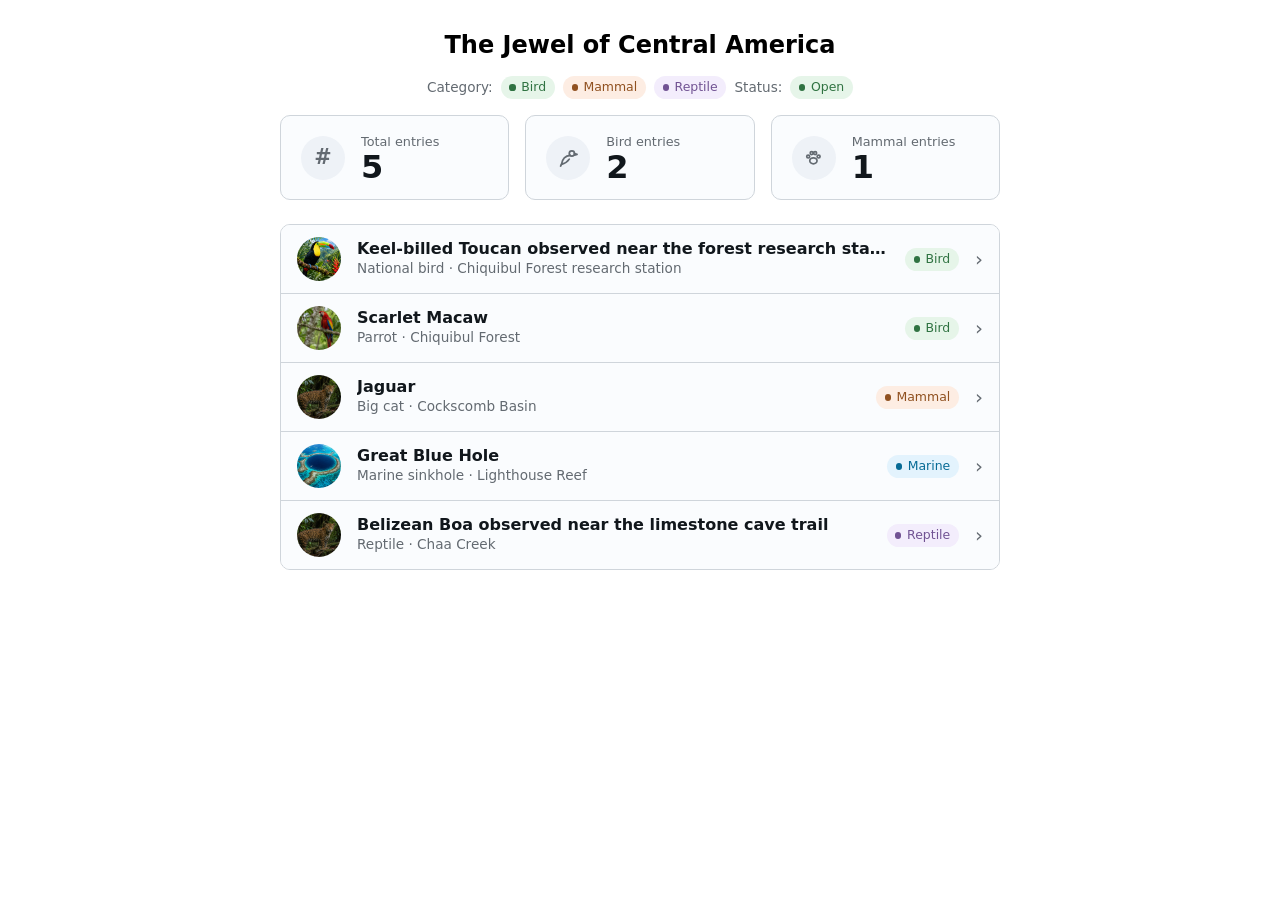
<file: Lab7/css-list-pill-lab/index.html>
<!doctype html>
<html lang="en">

<head>
  <meta charset="utf-8">
  <meta name="viewport" content="width=device-width, initial-scale=1">
  <title>Belize | Photos</title>
  <!-- The reset comes first, reusable tokens second, page rules last. -->
  <link rel="stylesheet" href="reset.css">
  <link rel="stylesheet" href="token.css">
  <link rel="stylesheet" href="main.css">
</head>

<body>
  <main>
    <h1>The Jewel of Central America</h1>
    <p class="pill-tests">
      <span class="pill-label">Category:</span>
      <span class="pill bird">Bird</span>
      <span class="pill mammal">Mammal</span>
      <span class="pill reptile">Reptile</span>
      <span class="pill-label">Status:</span>
      <span class="pill open">Open</span>
    </p>
    <section class="stat-strip" aria-label="Entry summary">
      <article class="stat">
        <span class="stat-icon" aria-hidden="true">#</span>
        <div class="stat-body">
          <p class="stat-label">Total entries</p>
          <p class="stat-number">5</p>
        </div>
      </article>
      <article class="stat">
        <span class="stat-icon" aria-hidden="true">
          <svg viewBox="0 0 24 24" fill="none" stroke="currentColor" stroke-width="2" stroke-linecap="round" stroke-linejoin="round"><circle cx="16" cy="7.5" r="3"/><path d="M19 7.5l3 1-3 1"/><path d="M14.2 9.6C9 10 5 13.5 4 20c4-1 7-3 9-6"/><path d="M4 20l-1 2"/></svg>
        </span>
        <div class="stat-body">
          <p class="stat-label">Bird entries</p>
          <p class="stat-number">2</p>
        </div>
      </article>
      <article class="stat">
        <span class="stat-icon" aria-hidden="true">
          <svg viewBox="0 0 24 24" fill="none" stroke="currentColor" stroke-width="2" stroke-linecap="round" stroke-linejoin="round"><ellipse cx="12" cy="16" rx="4.2" ry="3.4"/><circle cx="6" cy="11" r="1.7"/><circle cx="10" cy="7" r="1.7"/><circle cx="14" cy="7" r="1.7"/><circle cx="18" cy="11" r="1.7"/></svg>
        </span>
        <div class="stat-body">
          <p class="stat-label">Mammal entries</p>
          <p class="stat-number">1</p>
        </div>
      </article>
    </section>
    <div class="data-list">
      <!-- ONE ROW -->
      <a class="row" href="#">
        <!-- Column 1: the leading icon (a small round thumbnail) -->
        <img class="lead" src="images/toucan.png" alt="toucan perched among tropical leaves">
        <!-- Column 2: the title over a line of metadata (what · where) -->
        <div class="row-text">
          <h3>Keel-billed Toucan observed near the forest research station</h3>
          <p>National bird &middot; Chiquibul Forest research station</p>
        </div>
        <!-- Column 3: a category label + a chevron.
             The chevron is decorative (aria-hidden) — the whole row is the link,
             so the "›" is just a hint that the row goes somewhere.
       -->
        <div class="row-trail">
          <span class="pill bird">Bird</span>
          <span class="row-chev" aria-hidden="true">&rsaquo;</span>
        </div>
      </a>
      <!-- ANOTHER ROW — same structure, different content -->
      <a class="row" href="#">
        <img class="lead" src="images/scarlet-macaw.png" alt="A scarlet macaw">
        <div class="row-text">
          <h3>Scarlet Macaw</h3>
          <p>Parrot &middot; Chiquibul Forest</p>
        </div>
        <div class="row-trail">
          <span class="pill bird">Bird</span>
          <span class="row-chev" aria-hidden="true">&rsaquo;</span>
        </div>
      </a>
      <!-- ANOTHER ROW — same structure, different content -->
      <a class="row" href="#">
        <img class="lead" src="images/jaguar.png" alt="A jaguar in the rainforest">
        <div class="row-text">
          <h3>Jaguar</h3>
          <p>Big cat &middot; Cockscomb Basin</p>
        </div>
        <div class="row-trail">
          <span class="pill mammal">Mammal</span>
          <span class="row-chev" aria-hidden="true">&rsaquo;</span>
        </div>
      </a>
      <!-- ANOTHER ROW — same structure, different content -->
      <a class="row" href="#">
        <img class="lead" src="images/blue-hole.png" alt="The Great Blue Hole from above">
        <div class="row-text">
          <h3>Great Blue Hole</h3>
          <p>Marine sinkhole &middot; Lighthouse Reef</p>
        </div>
        <div class="row-trail">
          <span class="pill marine">Marine</span>
          <span class="row-chev" aria-hidden="true">&rsaquo;</span>
        </div>
      </a>
      <!-- A fifth row for a Belize reptile; the image is a placeholder and is clearly labelled as such. -->
      <a class="row" href="#">
        <img class="lead" src="images/jaguar.png" alt="Placeholder image for a Belize reptile; replace with a reptile photograph">
        <div class="row-text">
          <h3>Belizean Boa observed near the limestone cave trail</h3>
          <p>Reptile &middot; Chaa Creek</p>
        </div>
        <div class="row-trail">
          <span class="pill reptile">Reptile</span>
          <span class="row-chev" aria-hidden="true">&rsaquo;</span>
        </div>
      </a>
    </div>
  </main>
</body>

</html>
</file>
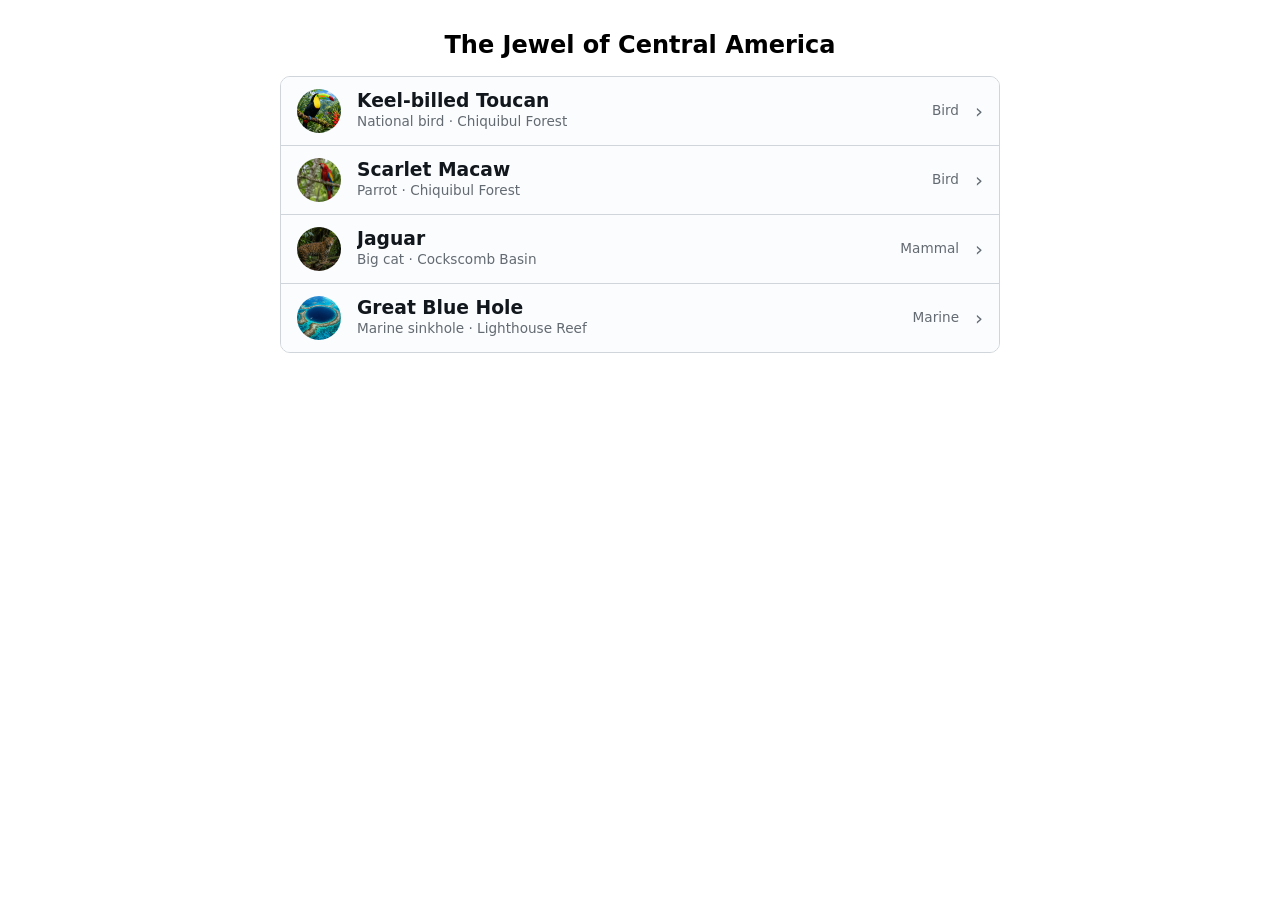
<file: Lab7/list-row-demo/index.html>
<!doctype html>
<html lang="en">

<head>
  <meta charset="utf-8">
  <meta name="viewport" content="width=device-width, initial-scale=1">
  <title>Belize | Photos</title>
  <!-- The reset comes first, reusable tokens second, page rules last. -->
  <link rel="stylesheet" href="reset.css">
  <link rel="stylesheet" href="token.css">
  <link rel="stylesheet" href="main.css">
</head>

<body>
  <main>
    <h1>The Jewel of Central America</h1>
    <div class="data-list">
      <!-- ONE ROW -->
      <a class="row" href="#">
        <!-- Column 1: the leading icon (a small round thumbnail) -->
        <img class="lead" src="images/toucan.png" alt="toucan perched among tropical leaves">
        <!-- Column 2: the title over a line of metadata (what · where) -->
        <div class="row-text">
          <h3>Keel-billed Toucan</h3>
          <p>National bird &middot; Chiquibul Forest</p>
        </div>
        <!-- Column 3: a category label + a chevron.
             The chevron is decorative (aria-hidden) — the whole row is the link,
             so the "›" is just a hint that the row goes somewhere.
       -->
        <div class="row-trail">
          <span class="row-status">Bird</span>
          <span class="row-chev" aria-hidden="true">&rsaquo;</span>
        </div>
      </a>
      <!-- ANOTHER ROW — same structure, different content -->
      <a class="row" href="#">
        <img class="lead" src="images/scarlet-macaw.png" alt="A scarlet macaw">
        <div class="row-text">
          <h3>Scarlet Macaw</h3>
          <p>Parrot &middot; Chiquibul Forest</p>
        </div>
        <div class="row-trail">
          <span class="row-status">Bird</span>
          <span class="row-chev" aria-hidden="true">&rsaquo;</span>
        </div>
      </a>
      <!-- ANOTHER ROW — same structure, different content -->
      <a class="row" href="#">
        <img class="lead" src="images/jaguar.png" alt="A jaguar in the rainforest">
        <div class="row-text">
          <h3>Jaguar</h3>
          <p>Big cat &middot; Cockscomb Basin</p>
        </div>
        <div class="row-trail">
          <span class="row-status">Mammal</span>
          <span class="row-chev" aria-hidden="true">&rsaquo;</span>
        </div>
      </a>
      <!-- ANOTHER ROW — same structure, different content -->
      <a class="row" href="#">
        <img class="lead" src="images/blue-hole.png" alt="The Great Blue Hole from above">
        <div class="row-text">
          <h3>Great Blue Hole</h3>
          <p>Marine sinkhole &middot; Lighthouse Reef</p>
        </div>
        <div class="row-trail">
          <span class="row-status">Marine</span>
          <span class="row-chev" aria-hidden="true">&rsaquo;</span>
        </div>
      </a>
    </div>
  </main>
</body>

</html>
</file>
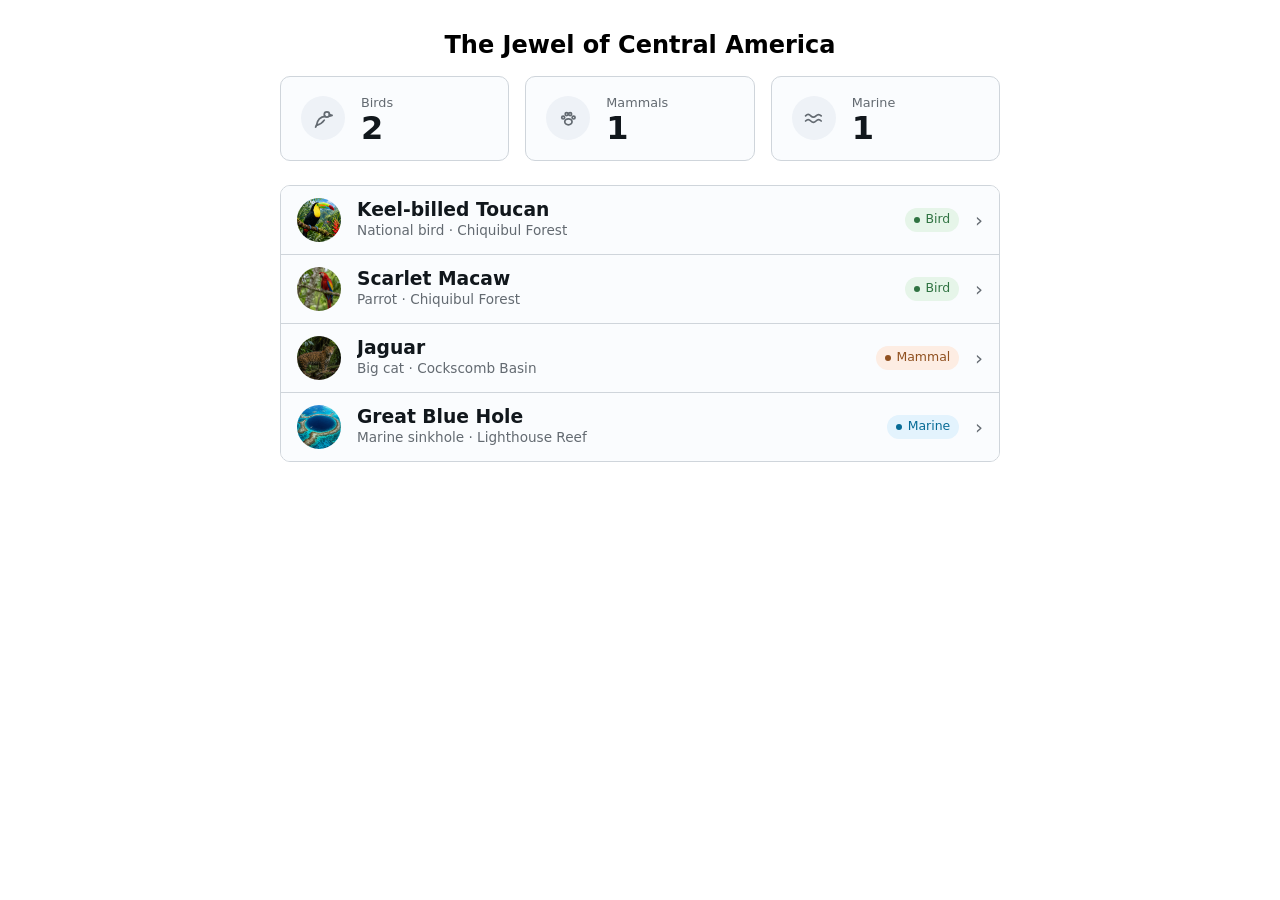
<file: Lab7/stat-card-demo/index.html>
<!doctype html>
<html lang="en">

<head>
  <meta charset="utf-8">
  <meta name="viewport" content="width=device-width, initial-scale=1">
  <title>Belize | Photos</title>
  <!-- The reset comes first, reusable tokens second, page rules last. -->
  <link rel="stylesheet" href="reset.css">
  <link rel="stylesheet" href="token.css">
  <link rel="stylesheet" href="main.css">
</head>

<body>
  <main>
    <h1>The Jewel of Central America</h1>

    <!-- THE STAT STRIP: three summary cards. The numbers are simply the counts of
         the four rows in the list below (2 birds, 1 mammal, 1 marine wonder).
         Later, your Go server will COUNT these from a database instead of you typing them. -->
    <section class="stat-strip" aria-label="Summary">
      <article class="stat">
        <!-- Column 1: the icon (decorative, so aria-hidden — the label says it in words) -->
        <span class="stat-icon" aria-hidden="true">
          <svg viewBox="0 0 24 24" fill="none" stroke="currentColor" stroke-width="2" stroke-linecap="round" stroke-linejoin="round"><circle cx="16" cy="7.5" r="3"/><path d="M19 7.5l3 1-3 1"/><path d="M14.2 9.6C9 10 5 13.5 4 20c4-1 7-3 9-6"/><path d="M4 20l-1 2"/></svg>
        </span>
        <!-- Column 2: a small label over a big number -->
        <div class="stat-body">
          <p class="stat-label">Birds</p>
          <p class="stat-number">2</p>
        </div>
      </article>
      <article class="stat">
        <!-- Column 1: the icon (decorative, so aria-hidden — the label says it in words) -->
        <span class="stat-icon" aria-hidden="true">
          <svg viewBox="0 0 24 24" fill="none" stroke="currentColor" stroke-width="2" stroke-linecap="round" stroke-linejoin="round"><ellipse cx="12" cy="16" rx="4.2" ry="3.4"/><circle cx="6" cy="11" r="1.7"/><circle cx="10" cy="7" r="1.7"/><circle cx="14" cy="7" r="1.7"/><circle cx="18" cy="11" r="1.7"/></svg>
        </span>
        <!-- Column 2: a small label over a big number -->
        <div class="stat-body">
          <p class="stat-label">Mammals</p>
          <p class="stat-number">1</p>
        </div>
      </article>
      <article class="stat">
        <!-- Column 1: the icon (decorative, so aria-hidden — the label says it in words) -->
        <span class="stat-icon" aria-hidden="true">
          <svg viewBox="0 0 24 24" fill="none" stroke="currentColor" stroke-width="2" stroke-linecap="round" stroke-linejoin="round"><path d="M3 9c2-2 4-2 6 0s4 2 6 0 4-2 6 0"/><path d="M3 15c2-2 4-2 6 0s4 2 6 0 4-2 6 0"/></svg>
        </span>
        <!-- Column 2: a small label over a big number -->
        <div class="stat-body">
          <p class="stat-label">Marine</p>
          <p class="stat-number">1</p>
        </div>
      </article>
    </section>

    <div class="data-list">
      <!-- ONE ROW -->
      <a class="row" href="#">
        <!-- Column 1: the leading icon (a small round thumbnail) -->
        <img class="lead" src="images/toucan.png" alt="toucan perched among tropical leaves">
        <!-- Column 2: the title over a line of metadata (what · where) -->
        <div class="row-text">
          <h3>Keel-billed Toucan</h3>
          <p>National bird &middot; Chiquibul Forest</p>
        </div>
        <!-- Column 3: a category label + a chevron.
             The chevron is decorative (aria-hidden) — the whole row is the link,
             so the "›" is just a hint that the row goes somewhere.
       -->
        <div class="row-trail">
          <span class="pill bird">Bird</span>
          <span class="row-chev" aria-hidden="true">&rsaquo;</span>
        </div>
      </a>
      <!-- ANOTHER ROW — same structure, different content -->
      <a class="row" href="#">
        <img class="lead" src="images/scarlet-macaw.png" alt="A scarlet macaw">
        <div class="row-text">
          <h3>Scarlet Macaw</h3>
          <p>Parrot &middot; Chiquibul Forest</p>
        </div>
        <div class="row-trail">
          <span class="pill bird">Bird</span>
          <span class="row-chev" aria-hidden="true">&rsaquo;</span>
        </div>
      </a>
      <!-- ANOTHER ROW — same structure, different content -->
      <a class="row" href="#">
        <img class="lead" src="images/jaguar.png" alt="A jaguar in the rainforest">
        <div class="row-text">
          <h3>Jaguar</h3>
          <p>Big cat &middot; Cockscomb Basin</p>
        </div>
        <div class="row-trail">
          <span class="pill mammal">Mammal</span>
          <span class="row-chev" aria-hidden="true">&rsaquo;</span>
        </div>
      </a>
      <!-- ANOTHER ROW — same structure, different content -->
      <a class="row" href="#">
        <img class="lead" src="images/blue-hole.png" alt="The Great Blue Hole from above">
        <div class="row-text">
          <h3>Great Blue Hole</h3>
          <p>Marine sinkhole &middot; Lighthouse Reef</p>
        </div>
        <div class="row-trail">
          <span class="pill marine">Marine</span>
          <span class="row-chev" aria-hidden="true">&rsaquo;</span>
        </div>
      </a>
    </div>
  </main>
</body>

</html>
</file>
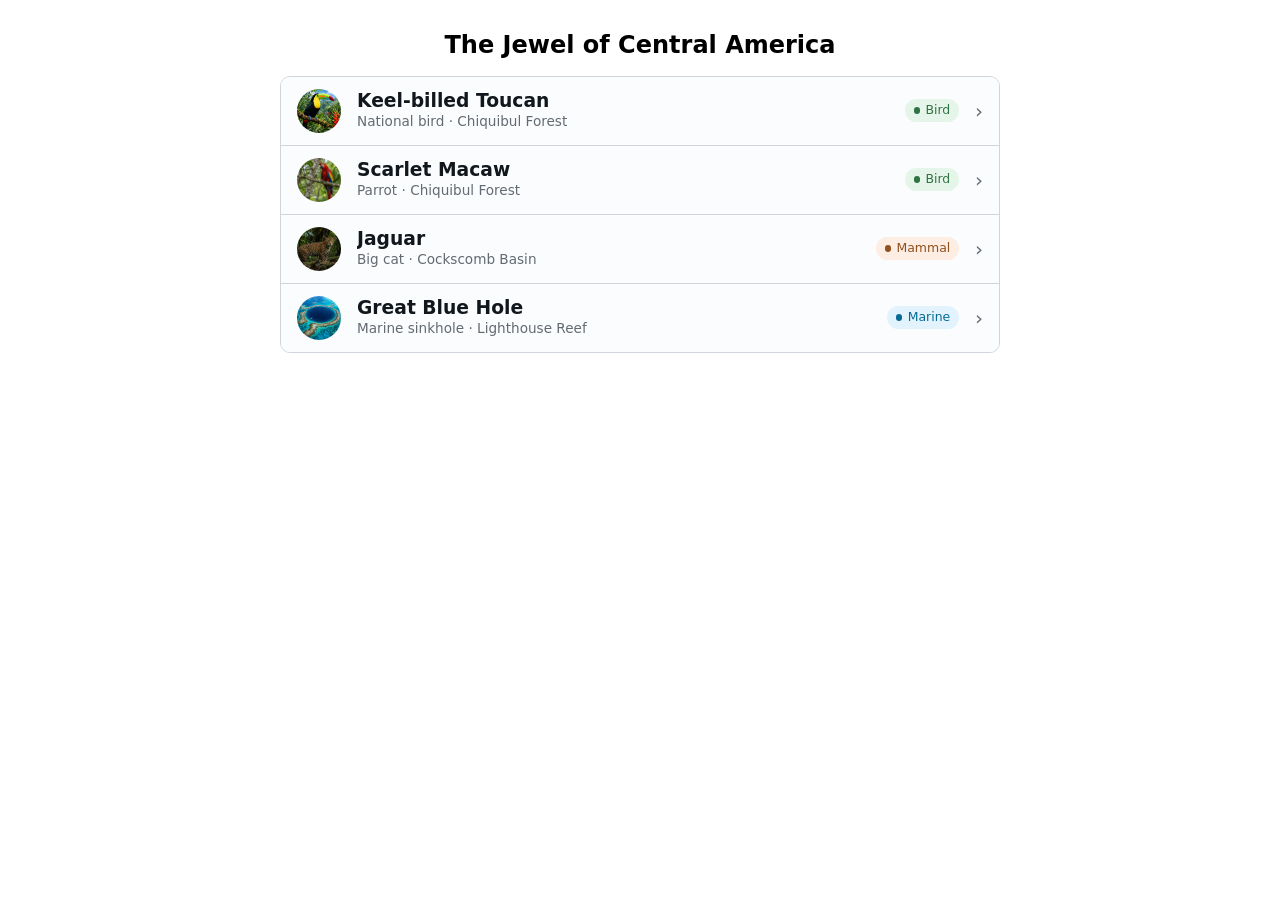
<file: Lab7/status-pill-demo/index.html>
<!doctype html>
<html lang="en">

<head>
  <meta charset="utf-8">
  <meta name="viewport" content="width=device-width, initial-scale=1">
  <title>Belize | Photos</title>
  <!-- The reset comes first, reusable tokens second, page rules last. -->
  <link rel="stylesheet" href="reset.css">
  <link rel="stylesheet" href="token.css">
  <link rel="stylesheet" href="main.css">
</head>

<body>
  <main>
    <h1>The Jewel of Central America</h1>
    <div class="data-list">
      <!-- ONE ROW -->
      <a class="row" href="#">
        <!-- Column 1: the leading icon (a small round thumbnail) -->
        <img class="lead" src="images/toucan.png" alt="toucan perched among tropical leaves">
        <!-- Column 2: the title over a line of metadata (what · where) -->
        <div class="row-text">
          <h3>Keel-billed Toucan</h3>
          <p>National bird &middot; Chiquibul Forest</p>
        </div>
        <!-- Column 3: a category label + a chevron.
             The chevron is decorative (aria-hidden) — the whole row is the link,
             so the "›" is just a hint that the row goes somewhere.
       -->
        <div class="row-trail">
          <span class="pill bird">Bird</span>
          <span class="row-chev" aria-hidden="true">&rsaquo;</span>
        </div>
      </a>
      <!-- ANOTHER ROW — same structure, different content -->
      <a class="row" href="#">
        <img class="lead" src="images/scarlet-macaw.png" alt="A scarlet macaw">
        <div class="row-text">
          <h3>Scarlet Macaw</h3>
          <p>Parrot &middot; Chiquibul Forest</p>
        </div>
        <div class="row-trail">
          <span class="pill bird">Bird</span>
          <span class="row-chev" aria-hidden="true">&rsaquo;</span>
        </div>
      </a>
      <!-- ANOTHER ROW — same structure, different content -->
      <a class="row" href="#">
        <img class="lead" src="images/jaguar.png" alt="A jaguar in the rainforest">
        <div class="row-text">
          <h3>Jaguar</h3>
          <p>Big cat &middot; Cockscomb Basin</p>
        </div>
        <div class="row-trail">
          <span class="pill mammal">Mammal</span>
          <span class="row-chev" aria-hidden="true">&rsaquo;</span>
        </div>
      </a>
      <!-- ANOTHER ROW — same structure, different content -->
      <a class="row" href="#">
        <img class="lead" src="images/blue-hole.png" alt="The Great Blue Hole from above">
        <div class="row-text">
          <h3>Great Blue Hole</h3>
          <p>Marine sinkhole &middot; Lighthouse Reef</p>
        </div>
        <div class="row-trail">
          <span class="pill marine">Marine</span>
          <span class="row-chev" aria-hidden="true">&rsaquo;</span>
        </div>
      </a>
    </div>
  </main>
</body>

</html>
</file>
<file: Lab7/css-list-pill-lab/token.css>
/* token.css: reusable design VALUES; component layout stays in main.css. */
/* :root selects the html element; its custom properties inherit by default. */
:root {
  --text-primary: oklch(0.20 0.014 250);
  --text-muted: oklch(0.520 0.014 250);
  --surface: oklch(0.990 0.004 250);
  --surface-sunken: oklch(0.960 0.008 250);
  /* one step darker than --surface: a faint fill for insets and the row hover */
  --border: oklch(0.870 0.010 250);

  --accent: oklch(0.50 0.13 250);
  /* accent: actionable things */
  --accent-hover: oklch(0.40 0.105 250);
  /* accent, pressed/hovered */

  /* ----------------------------------------------------------------------------
   CATEGORY PILL FAMILY — the status-pill technique, applied to animal types.
   Derived in OKLCH the same way as a status family: one shared lightness and
   one shared chroma for every pill; only the HUE changes per category. That
   shared recipe is what makes the four read as ONE family instead of four
   random colours. Each pale tint (bg) + saturated ink (fg) pair is verified to
   pass WCAG contrast (worst 5.08:1) and to sit inside the sRGB gamut.
 
   NOTE: a category has no "natural" colour (unlike a status, where green = done).
   So which hue means which animal is an ARBITRARY but consistent choice — the
   discipline is the even, contrast-checked family, not the specific hue.
 
   Recipe:  bg = oklch(0.955 0.022 H)   fg = oklch(0.500 0.104 H)
---------------------------------------------------------------------------- */

  --cat-bird-bg:    oklch(0.955 0.022 150); --cat-bird-fg:    oklch(0.500 0.104 150); /* green  */
  --cat-mammal-bg:  oklch(0.955 0.022 55);  --cat-mammal-fg:  oklch(0.500 0.104 55);  /* amber  */
  --cat-marine-bg:  oklch(0.955 0.022 235); --cat-marine-fg:  oklch(0.500 0.104 235); /* blue   */
  --cat-reptile-bg: oklch(0.955 0.022 305); --cat-reptile-fg: oklch(0.500 0.104 305); /* purple (spare, for later) */

  --status-open-bg: var(--cat-bird-bg); --status-open-fg: var(--cat-bird-fg);

}
</file>
<file: Lab7/css-list-pill-lab/main.css>
body {
	font-family: system-ui, sans-serif;
	padding: 2rem;
}

h1 {
	font-size: 1.5rem;
	margin-bottom: 1rem;
	text-align: center;
}

.data-list {
	max-width: 720px;
	margin-inline: auto;
	border: 1px solid var(--border);
	border-radius: 10px;
	overflow: hidden;
}

.data-list .row + .row {
	border-top: 1px solid var(--border);
}

.row {
	display: grid;
	grid-template-columns: auto minmax(0, 1fr) auto;
	align-items: center;
	gap: 1rem;
	padding: 0.75rem 1rem;
	background: var(--surface);
	color: inherit;
	text-decoration: none;
}

.lead {
	width: 2.75rem;
	height: 2.75rem;
	border-radius: 50%;
	object-fit: cover;
}

.row-text {
	min-width: 0;
}

.row-text h3 {
	font-size: 1rem;
	color: var(--text-primary);
	white-space: nowrap;
	overflow: hidden;
	text-overflow: ellipsis;
}

.row-text p {
	font-size: 0.85rem;
	color: var(--text-muted);
}

.row-trail {
	display: grid;
	grid-template-columns: auto auto;
	align-items: center;
	gap: 1rem;
}

.pill-tests {
	display: flex;
	flex-wrap: wrap;
	align-items: center;
	justify-content: center;
	gap: 0.5rem;
	max-width: 720px;
	margin: 0 auto 1rem;
	color: var(--text-muted);
	font-size: 0.85rem;
}

.pill-label {
	color: var(--text-muted);
}

.pill {
	display: inline-grid;
	grid-auto-flow: column;
	align-items: center;
	gap: 0.45em;
	padding: 0.2em 0.7em;
	border-radius: 999px;
	font-size: 0.78rem;
	font-weight: 500;
	white-space: nowrap;
	background: var(--pill-bg);
	color: var(--pill-fg);
}

.pill::before {
	content: "";
	width: 0.5em;
	height: 0.5em;
	background: currentColor;
	border-radius: 50%;
}

.pill.bird {
	--pill-bg: var(--cat-bird-bg);
	--pill-fg: var(--cat-bird-fg);
}

.pill.mammal {
	--pill-bg: var(--cat-mammal-bg);
	--pill-fg: var(--cat-mammal-fg);
}

.pill.marine {
	--pill-bg: var(--cat-marine-bg);
	--pill-fg: var(--cat-marine-fg);
}

.pill.reptile {
	--pill-bg: var(--cat-reptile-bg);
	--pill-fg: var(--cat-reptile-fg);
}

.pill.open {
	--pill-bg: var(--status-open-bg);
	--pill-fg: var(--status-open-fg);
}

.row-status {
	font-size: 0.85rem;
	color: var(--text-muted);
	white-space: nowrap;
}

.row-chev {
	color: var(--text-muted);
	font-size: 1.25rem;
}

.row:hover {
	background: var(--surface-sunken);
}

.row:focus-visible {
	outline: 2px solid var(--accent);
	outline-offset: -3px;
}

@media (max-width: 560px) {
	body {
		padding: 1rem;
	}

	h1 {
		font-size: 1.25rem;
	}

	.row {
		grid-template-columns: auto minmax(0, 1fr);
		gap: 0.75rem;
		padding: 0.7rem 0.8rem;
	}

	.row-trail {
		grid-column: 2;
		justify-self: start;
	}
}

.stat-strip {
	display: grid;
	grid-template-columns: repeat(auto-fit, minmax(12rem, 1fr));
	gap: 1rem;
	max-width: 720px;
	margin: 0 auto 1.5rem;
}

.stat {
	display: grid;
	grid-template-columns: auto 1fr;
	align-items: center;
	gap: 1rem;
	padding: 1rem 1.25rem;
	border: 1px solid var(--border);
	border-radius: 10px;
	background: var(--surface);
}

.stat-icon {
	display: grid;
	place-items: center;
	width: 2.75rem;
	height: 2.75rem;
	border-radius: 50%;
	background: var(--surface-sunken);
	color: var(--text-muted);
	font-size: 1.3rem;
	font-weight: 600;
}

.stat-icon svg {
	width: 1.3rem;
	height: 1.3rem;
}

.stat-label {
	font-size: 0.8rem;
	color: var(--text-muted);
}

.stat-number {
	font-size: 2rem;
	font-weight: 700;
	line-height: 1;
	color: var(--text-primary);
}
</file>
<file: Lab7/list-row-demo/token.css>
/* token.css: reusable design VALUES; component layout stays in main.css. */
/* :root selects the html element; its custom properties inherit by default. */
:root {
  --text-primary: oklch(0.20 0.014 250);
  --text-muted: oklch(0.520 0.014 250);
  --surface: oklch(0.990 0.004 250);
  --surface-sunken: oklch(0.960 0.008 250);
  /* one step darker than --surface: a faint fill for insets and the row hover */
  --border: oklch(0.870 0.010 250);

  --accent: oklch(0.50 0.13 250);
  /* accent: actionable things */
  --accent-hover: oklch(0.40 0.105 250);
  /* accent, pressed/hovered */
}
</file>
<file: Lab7/list-row-demo/main.css>
/* main.css: styling and layout for THIS page.
   Load order matters: reset.css (defaults) -> token.css (values) -> main.css (this).
   This file spends the tokens defined in token.css; it never hard-codes a colour. */


/* The whole page: one font, and breathing room around the edges so the
   gallery never sits flush against the browser window. */
body {
  font-family: system-ui, sans-serif;
  /* the OS's own UI font — fast, familiar, no download */
  padding: 2rem;
  /* space between the content and the window edges */
}


/* The page heading. */
h1 {
  font-size: 1.5rem;
  /* 1.5 x the root size (~24px) — clearly the biggest text on the page */
  margin-bottom: 1rem;
  /* a gap below the title before the gallery begins */
  text-align: center;
  /* centre the title over the gallery */
}

/* THE LIST — a bordered container that holds all the rows. */
.data-list {
  border: 1px solid var(--border);
  border-radius: 10px;
  overflow: hidden;
  /* clip each row's corners to the rounded container */
  max-width: 720px;
  /* a readable width — a list doesn't need the whole page */
  margin-inline: auto;
  /* centre the list under the centred heading */
}

/* A hairline BETWEEN rows only — never above the first or below the last.
   `.row + .row` reads as "a .row that comes immediately AFTER another .row",
   so the very first row is skipped. This is the clean way to draw list dividers. */
.data-list .row+.row {
  border-top: 1px solid var(--border);
}


/* ONE ROW — icon | text | trailing, on a single line.
   The WHOLE row is a link (<a>): clicking anywhere on it goes to that record's
   detail page (the "master -> detail" idea). One link wraps everything — there
   is no separate "View" link inside, unlike the card footer. 
*/
.row {
  display: grid;
  /* auto minmax(0, 1fr) auto:
     - auto           = the leading icon, sized to its own (small) content
     - minmax(0, 1fr) = the text block, flexible. Why minmax(0, …) and not plain 1fr?
                        A plain 1fr refuses to shrink below its content's width, so a
                        very long title would shove the trailing column off the edge.
                        minmax(0, 1fr) lowers that floor to 0, so the text can shrink
                        and truncate instead of breaking the layout.
     - auto           = the trailing region (status + chevron), sized to its content 
  */
  grid-template-columns: auto minmax(0, 1fr) auto;
  align-items: center;
  /* icon, text, and trailing all sit centred on one line */
  gap: 1rem;
  padding: 0.75rem 1rem;
  background: var(--surface);
  /* these last two below usually go together to style a link */
  text-decoration: none;
  /* it IS a link, but we don't want the whole row underlined */
  color: inherit;
  /* use normal text colour, not the default link blue */
}

/* The whole row lights up on hover, so it reads as one big clickable target. */
.row:hover {
  background: var(--surface-sunken);
  /* a faint fill across the entire row */
}

/* THE LEADING ICON — a small round thumbnail at the start of the row. */
.lead {
  width: 2.75rem;
  height: 2.75rem;
  border-radius: 50%;
  /* a circle */
  object-fit: cover;
  /* fill the circle, cropped, never distorted */
}

/* THE TEXT BLOCK — a title over a line of metadata; the flexible middle column. */
.row-text h3 {
  font-size: 1 rem;
  color: var(--text-primary);
  white-space: nowrap;
  /* keep the title on one line...            */
  overflow: hidden;
  /* ...hide the part that doesn't fit...      */
  text-overflow: ellipsis;
  /* ...and show "…" so a long title degrades gracefully */
}

.row-text p {
  font-size: 0.85rem;
  color: var(--text-muted);
  /* the metadata line is secondary, so it's muted */
}

/* THE TRAILING REGION — a category/status label and a chevron, side by side.
   Two KNOWN items on one line -> Grid (column flow), not Flexbox.
*/
.row-trail {
  display: grid;
  grid-template-columns: auto auto;
  align-items: center;
  gap: 1rem;
}

.row-status {
  font-size: 0.85rem;
  color: var(--text-muted);
  /* a quiet category label (Bird / Mammal / Marine) */
  white-space: nowrap;
  /* never let the label wrap onto a second line */
}

/* The chevron is only a VISUAL hint that the row leads somewhere. It is NOT a
   separate link (the whole row is the link), so in the HTML it is aria-hidden. */
.row-chev {
  color: var(--text-muted);
  font-size: 1.25rem;
}
</file>
<file: Lab7/stat-card-demo/token.css>
/* token.css: reusable design VALUES; component layout stays in main.css. */
/* :root selects the html element; its custom properties inherit by default. */
:root {
  --text-primary: oklch(0.20 0.014 250);
  --text-muted: oklch(0.520 0.014 250);
  --surface: oklch(0.990 0.004 250);
  --surface-sunken: oklch(0.960 0.008 250);
  /* one step darker than --surface: a faint fill for insets and the row hover */
  --border: oklch(0.870 0.010 250);

  --accent: oklch(0.50 0.13 250);
  /* accent: actionable things */
  --accent-hover: oklch(0.40 0.105 250);
  /* accent, pressed/hovered */
}

/* ----------------------------------------------------------------------------
   CATEGORY PILL FAMILY — the status-pill technique, applied to animal types.
   Derived in OKLCH the same way as a status family: one shared lightness and
   one shared chroma for every pill; only the HUE changes per category. That
   shared recipe is what makes the four read as ONE family instead of four
   random colours. Each pale tint (bg) + saturated ink (fg) pair is verified to
   pass WCAG contrast (worst 5.08:1) and to sit inside the sRGB gamut.

   NOTE: a category has no "natural" colour (unlike a status, where green = done).
   So which hue means which animal is an ARBITRARY but consistent choice — the
   discipline is the even, contrast-checked family, not the specific hue.

   Recipe:  bg = oklch(0.955 0.022 H)   fg = oklch(0.500 0.104 H)
---------------------------------------------------------------------------- */
:root {
  --cat-bird-bg:    oklch(0.955 0.022 150); --cat-bird-fg:    oklch(0.500 0.104 150); /* green  */
  --cat-mammal-bg:  oklch(0.955 0.022 55);  --cat-mammal-fg:  oklch(0.500 0.104 55);  /* amber  */
  --cat-marine-bg:  oklch(0.955 0.022 235); --cat-marine-fg:  oklch(0.500 0.104 235); /* blue   */
  --cat-reptile-bg: oklch(0.955 0.022 305); --cat-reptile-fg: oklch(0.500 0.104 305); /* purple (spare, for later) */
}
</file>
<file: Lab7/stat-card-demo/main.css>
/* main.css: styling and layout for THIS page.
   Load order matters: reset.css (defaults) -> token.css (values) -> main.css (this).
   This file spends the tokens defined in token.css; it never hard-codes a colour. */


/* The whole page: one font, and breathing room around the edges so the
   gallery never sits flush against the browser window. */
body {
  font-family: system-ui, sans-serif;
  /* the OS's own UI font — fast, familiar, no download */
  padding: 2rem;
  /* space between the content and the window edges */
}


/* The page heading. */
h1 {
  font-size: 1.5rem;
  /* 1.5 x the root size (~24px) — clearly the biggest text on the page */
  margin-bottom: 1rem;
  /* a gap below the title before the gallery begins */
  text-align: center;
  /* centre the title over the gallery */
}

/* THE LIST — a bordered container that holds all the rows. */
.data-list {
  border: 1px solid var(--border);
  border-radius: 10px;
  overflow: hidden;
  /* clip each row's corners to the rounded container */
  max-width: 720px;
  /* a readable width — a list doesn't need the whole page */
  margin-inline: auto;
  /* centre the list under the centred heading */
}

/* A hairline BETWEEN rows only — never above the first or below the last.
   `.row + .row` reads as "a .row that comes immediately AFTER another .row",
   so the very first row is skipped. This is the clean way to draw list dividers. */
.data-list .row+.row {
  border-top: 1px solid var(--border);
}


/* ONE ROW — icon | text | trailing, on a single line.
   The WHOLE row is a link (<a>): clicking anywhere on it goes to that record's
   detail page (the "master -> detail" idea). One link wraps everything — there
   is no separate "View" link inside, unlike the card footer. 
*/
.row {
  display: grid;
  /* auto minmax(0, 1fr) auto:
     - auto           = the leading icon, sized to its own (small) content
     - minmax(0, 1fr) = the text block, flexible. Why minmax(0, …) and not plain 1fr?
                        A plain 1fr refuses to shrink below its content's width, so a
                        very long title would shove the trailing column off the edge.
                        minmax(0, 1fr) lowers that floor to 0, so the text can shrink
                        and truncate instead of breaking the layout.
     - auto           = the trailing region (status + chevron), sized to its content 
  */
  grid-template-columns: auto minmax(0, 1fr) auto;
  align-items: center;
  /* icon, text, and trailing all sit centred on one line */
  gap: 1rem;
  padding: 0.75rem 1rem;
  background: var(--surface);
  /* these last two below usually go together to style a link */
  text-decoration: none;
  /* it IS a link, but we don't want the whole row underlined */
  color: inherit;
  /* use normal text colour, not the default link blue */
}

/* The whole row lights up on hover, so it reads as one big clickable target. */
.row:hover {
  background: var(--surface-sunken);
  /* a faint fill across the entire row */
}

/* THE LEADING ICON — a small round thumbnail at the start of the row. */
.lead {
  width: 2.75rem;
  height: 2.75rem;
  border-radius: 50%;
  /* a circle */
  object-fit: cover;
  /* fill the circle, cropped, never distorted */
}

/* THE TEXT BLOCK — a title over a line of metadata; the flexible middle column. */
.row-text h3 {
  font-size: 1 rem;
  color: var(--text-primary);
  white-space: nowrap;
  /* keep the title on one line...            */
  overflow: hidden;
  /* ...hide the part that doesn't fit...      */
  text-overflow: ellipsis;
  /* ...and show "…" so a long title degrades gracefully */
}

.row-text p {
  font-size: 0.85rem;
  color: var(--text-muted);
  /* the metadata line is secondary, so it's muted */
}

/* THE TRAILING REGION — a category/status label and a chevron, side by side.
   Two KNOWN items on one line -> Grid (column flow), not Flexbox.
*/
.row-trail {
  display: grid;
  grid-template-columns: auto auto;
  align-items: center;
  gap: 1rem;
}

/* THE CATEGORY PILL — the status-pill component, reused for animal types.
   A small, content-sized, fully-rounded badge: a dot + a word. The SHAPE is
   written once here; the COLOUR comes from a per-category variable pair, so
   adding a new category is just one line of tokens + one modifier class. */
.pill {
  display: inline-grid;        /* content-sized: the pill hugs its text */
  grid-auto-flow: column;      /* dot and label side by side, on one line */
  align-items: center;
  gap: 0.45em;
  padding: 0.2em 0.7em;
  border-radius: 999px;        /* any value past half the height = fully rounded ends */
  font-size: 0.78rem;
  font-weight: 500;
  white-space: nowrap;         /* never wrap the label */
  background: var(--pill-bg);  /* set by the category modifier below */
  color: var(--pill-fg);       /* set by the category modifier below */
}
/* The little dot, in the pill's ink colour. currentColor = "whatever `color` is",
   so the dot automatically matches the label without a second variable. */
.pill::before {
  content: "";
  width: 0.5em; height: 0.5em;
  border-radius: 50%;
  background: currentColor;
}

/* One modifier per category: it only points --pill-bg / --pill-fg at the right
   token pair. The hues are derived as an even family in token.css. */
.pill.bird    { --pill-bg: var(--cat-bird-bg);    --pill-fg: var(--cat-bird-fg); }
.pill.mammal  { --pill-bg: var(--cat-mammal-bg);  --pill-fg: var(--cat-mammal-fg); }
.pill.marine  { --pill-bg: var(--cat-marine-bg);  --pill-fg: var(--cat-marine-fg); }
.pill.reptile { --pill-bg: var(--cat-reptile-bg); --pill-fg: var(--cat-reptile-fg); }

/* The chevron is only a VISUAL hint that the row leads somewhere. It is NOT a
   separate link (the whole row is the link), so in the HTML it is aria-hidden. */
.row-chev {
  color: var(--text-muted);
  font-size: 1.25rem;
}


/* ============================================================================
   THE STAT CARD — a MEDIA OBJECT with a big number where the photo used to be.
   ----------------------------------------------------------------------------
   A stat card answers "how many?" at a glance: a small icon, a quiet label, and
   a large number. Look at its shape and it is a media object you already know:
   a content-sized column (the icon) beside a flexible column (label + number).
   Same recipe as the list row, minus the trailing column.
   ========================================================================== */


/* THE STRIP — a row of stat cards that re-columns itself.
   This is the SAME self-sizing grid as the card gallery: we do not pick a column
   count, we give a minimum width and let the grid fit as many as will go. */
.stat-strip {
  display: grid;
  /* at least 12rem per card; as many columns as fit; wraps to fewer on a phone —
     with no media query */
  grid-template-columns: repeat(auto-fit, minmax(12rem, 1fr));
  gap: 1rem;
  max-width: 720px;        /* match the list below, so their edges line up */
  margin-inline: auto;     /* centre it under the centred heading */
  margin-bottom: 1.5rem;   /* breathing room between the strip and the list */
}


/* ONE STAT CARD — icon | text block. This is the media-object recipe again. */
.stat {
  display: grid;
  grid-template-columns: auto 1fr;  /* icon sized to itself | text takes the rest */
  align-items: center;              /* icon and text centred on one line */
  gap: 1rem;
  padding: 1rem 1.25rem;
  border: 1px solid var(--border);
  border-radius: 10px;
  background: var(--surface);
}


/* THE ICON — a neutral circle. NEUTRAL on purpose: the icon's job is to LABEL the
   metric, not to decorate. A grey circle does that without competing with the
   number, which is the thing we actually want read. */
.stat-icon {
  width: 2.75rem;
  height: 2.75rem;
  border-radius: 50%;                  /* a circle */
  background: var(--surface-sunken);   /* the faint fill token — no new colour */
  color: var(--text-muted);            /* the SVG draws in this colour via currentColor */
  display: grid;
  place-items: center;                 /* dead-centre the glyph in the circle */
}
.stat-icon svg {
  width: 1.3rem;
  height: 1.3rem;
}


/* THE LABEL — small and quiet, sitting ABOVE the number. */
.stat-label {
  font-size: 0.8rem;
  color: var(--text-muted);   /* muted, so it recedes behind the number */
}


/* THE NUMBER — the hero. Hierarchy comes from SIZE and WEIGHT alone, not colour. */
.stat-number {
  font-size: 2rem;
  font-weight: 700;
  color: var(--text-primary);  /* full strength: this is what the eye should land on */
  line-height: 1;              /* big numbers look loose at the default line-height;
                                  1 tightens the space above and below them */
}


/* OPTIONAL — tint a stat's icon with a CATEGORY hue.
   The default above is neutral. You may opt in ONLY when the colour carries
   information: "Birds: 2" can wear the Bird hue because it matches the Bird pill
   on the rows below. A card whose colour means nothing must stay neutral.
   To use it, add the modifier class in the HTML:  <article class="stat t-bird"> */
.stat.t-bird   .stat-icon { background: var(--cat-bird-bg);   color: var(--cat-bird-fg); }
.stat.t-mammal .stat-icon { background: var(--cat-mammal-bg); color: var(--cat-mammal-fg); }
.stat.t-marine .stat-icon { background: var(--cat-marine-bg); color: var(--cat-marine-fg); }
</file>
<file: Lab7/status-pill-demo/token.css>
/* token.css: reusable design VALUES; component layout stays in main.css. */
/* :root selects the html element; its custom properties inherit by default. */
:root {
  --text-primary: oklch(0.20 0.014 250);
  --text-muted: oklch(0.520 0.014 250);
  --surface: oklch(0.990 0.004 250);
  --surface-sunken: oklch(0.960 0.008 250);
  /* one step darker than --surface: a faint fill for insets and the row hover */
  --border: oklch(0.870 0.010 250);

  --accent: oklch(0.50 0.13 250);
  /* accent: actionable things */
  --accent-hover: oklch(0.40 0.105 250);
  /* accent, pressed/hovered */

  /* ----------------------------------------------------------------------------
   CATEGORY PILL FAMILY — the status-pill technique, applied to animal types.
   Derived in OKLCH the same way as a status family: one shared lightness and
   one shared chroma for every pill; only the HUE changes per category. That
   shared recipe is what makes the four read as ONE family instead of four
   random colours. Each pale tint (bg) + saturated ink (fg) pair is verified to
   pass WCAG contrast (worst 5.08:1) and to sit inside the sRGB gamut.
 
   NOTE: a category has no "natural" colour (unlike a status, where green = done).
   So which hue means which animal is an ARBITRARY but consistent choice — the
   discipline is the even, contrast-checked family, not the specific hue.
 
   Recipe:  bg = oklch(0.955 0.022 H)   fg = oklch(0.500 0.104 H)
---------------------------------------------------------------------------- */

  --cat-bird-bg:    oklch(0.955 0.022 150); --cat-bird-fg:    oklch(0.500 0.104 150); /* green  */
  --cat-mammal-bg:  oklch(0.955 0.022 55);  --cat-mammal-fg:  oklch(0.500 0.104 55);  /* amber  */
  --cat-marine-bg:  oklch(0.955 0.022 235); --cat-marine-fg:  oklch(0.500 0.104 235); /* blue   */
  --cat-reptile-bg: oklch(0.955 0.022 305); --cat-reptile-fg: oklch(0.500 0.104 305); /* purple (spare, for later) */

}
</file>
<file: Lab7/status-pill-demo/main.css>
/* main.css: styling and layout for THIS page.
   Load order matters: reset.css (defaults) -> token.css (values) -> main.css (this).
   This file spends the tokens defined in token.css; it never hard-codes a colour. */


/* The whole page: one font, and breathing room around the edges so the
   gallery never sits flush against the browser window. */
body {
  font-family: system-ui, sans-serif;
  /* the OS's own UI font — fast, familiar, no download */
  padding: 2rem;
  /* space between the content and the window edges */
}


/* The page heading. */
h1 {
  font-size: 1.5rem;
  /* 1.5 x the root size (~24px) — clearly the biggest text on the page */
  margin-bottom: 1rem;
  /* a gap below the title before the gallery begins */
  text-align: center;
  /* centre the title over the gallery */
}

/* THE LIST — a bordered container that holds all the rows. */
.data-list {
  border: 1px solid var(--border);
  border-radius: 10px;
  overflow: hidden;
  /* clip each row's corners to the rounded container */
  max-width: 720px;
  /* a readable width — a list doesn't need the whole page */
  margin-inline: auto;
  /* centre the list under the centred heading */
}

/* A hairline BETWEEN rows only — never above the first or below the last.
   `.row + .row` reads as "a .row that comes immediately AFTER another .row",
   so the very first row is skipped. This is the clean way to draw list dividers. */
.data-list .row+.row {
  border-top: 1px solid var(--border);
}


/* ONE ROW — icon | text | trailing, on a single line.
   The WHOLE row is a link (<a>): clicking anywhere on it goes to that record's
   detail page (the "master -> detail" idea). One link wraps everything — there
   is no separate "View" link inside, unlike the card footer. 
*/
.row {
  display: grid;
  /* auto minmax(0, 1fr) auto:
     - auto           = the leading icon, sized to its own (small) content
     - minmax(0, 1fr) = the text block, flexible. Why minmax(0, …) and not plain 1fr?
                        A plain 1fr refuses to shrink below its content's width, so a
                        very long title would shove the trailing column off the edge.
                        minmax(0, 1fr) lowers that floor to 0, so the text can shrink
                        and truncate instead of breaking the layout.
     - auto           = the trailing region (status + chevron), sized to its content 
  */
  grid-template-columns: auto minmax(0, 1fr) auto;
  align-items: center;
  /* icon, text, and trailing all sit centred on one line */
  gap: 1rem;
  padding: 0.75rem 1rem;
  background: var(--surface);
  /* these last two below usually go together to style a link */
  text-decoration: none;
  /* it IS a link, but we don't want the whole row underlined */
  color: inherit;
  /* use normal text colour, not the default link blue */
}

/* The whole row lights up on hover, so it reads as one big clickable target. */
.row:hover {
  background: var(--surface-sunken);
  /* a faint fill across the entire row */
}

/* THE LEADING ICON — a small round thumbnail at the start of the row. */
.lead {
  width: 2.75rem;
  height: 2.75rem;
  border-radius: 50%;
  /* a circle */
  object-fit: cover;
  /* fill the circle, cropped, never distorted */
}

/* THE TEXT BLOCK — a title over a line of metadata; the flexible middle column. */
.row-text h3 {
  font-size: 1 rem;
  color: var(--text-primary);
  white-space: nowrap;
  /* keep the title on one line...            */
  overflow: hidden;
  /* ...hide the part that doesn't fit...      */
  text-overflow: ellipsis;
  /* ...and show "…" so a long title degrades gracefully */
}

.row-text p {
  font-size: 0.85rem;
  color: var(--text-muted);
  /* the metadata line is secondary, so it's muted */
}

/* THE TRAILING REGION — a category/status label and a chevron, side by side.
   Two KNOWN items on one line -> Grid (column flow), not Flexbox.
*/
.row-trail {
  display: grid;
  grid-template-columns: auto auto;
  align-items: center;
  gap: 1rem;
}

/* THE CATEGORY PILL — the status-pill component, reused for animal types.
   A small, content-sized, fully-rounded badge: a dot + a word. The SHAPE is
   written once here; the COLOUR comes from a per-category variable pair, so
   adding a new category is just one line of tokens + one modifier class. */
.pill {
  display: inline-grid;
  grid-auto-flow: column;
  align-items: center;
  gap: 0.45em;
  padding: 0.2em 0.7em;
  border-radius: 999px;
  font-size: 0.78rem;
  font-weight: 500;
  white-space: nowrap;
  background: var(--pill-bg);
  color: var(--pill-fg);
}

/* The little dot, in the pill's ink colour. currentColor = "whatever `color` is",
   so the dot automatically matches the label without a second variable. */
.pill::before {
  content: "";
  width: 0.5em; height: 0.5em;
  border-radius: 50%;
  background: currentColor;
}

/* One modifier per category: it only points --pill-bg / --pill-fg at the right
   token pair. The hues are derived as an even family in token.css. */
.pill.bird    { --pill-bg: var(--cat-bird-bg);    --pill-fg: var(--cat-bird-fg); }
.pill.mammal  { --pill-bg: var(--cat-mammal-bg);  --pill-fg: var(--cat-mammal-fg); }
.pill.marine  { --pill-bg: var(--cat-marine-bg);  --pill-fg: var(--cat-marine-fg); }
.pill.reptile { --pill-bg: var(--cat-reptile-bg); --pill-fg: var(--cat-reptile-fg); }

/* The chevron is only a VISUAL hint that the row leads somewhere. It is NOT a
   separate link (the whole row is the link), so in the HTML it is aria-hidden. */
.row-chev {
  color: var(--text-muted);
  font-size: 1.25rem;
}
</file>
